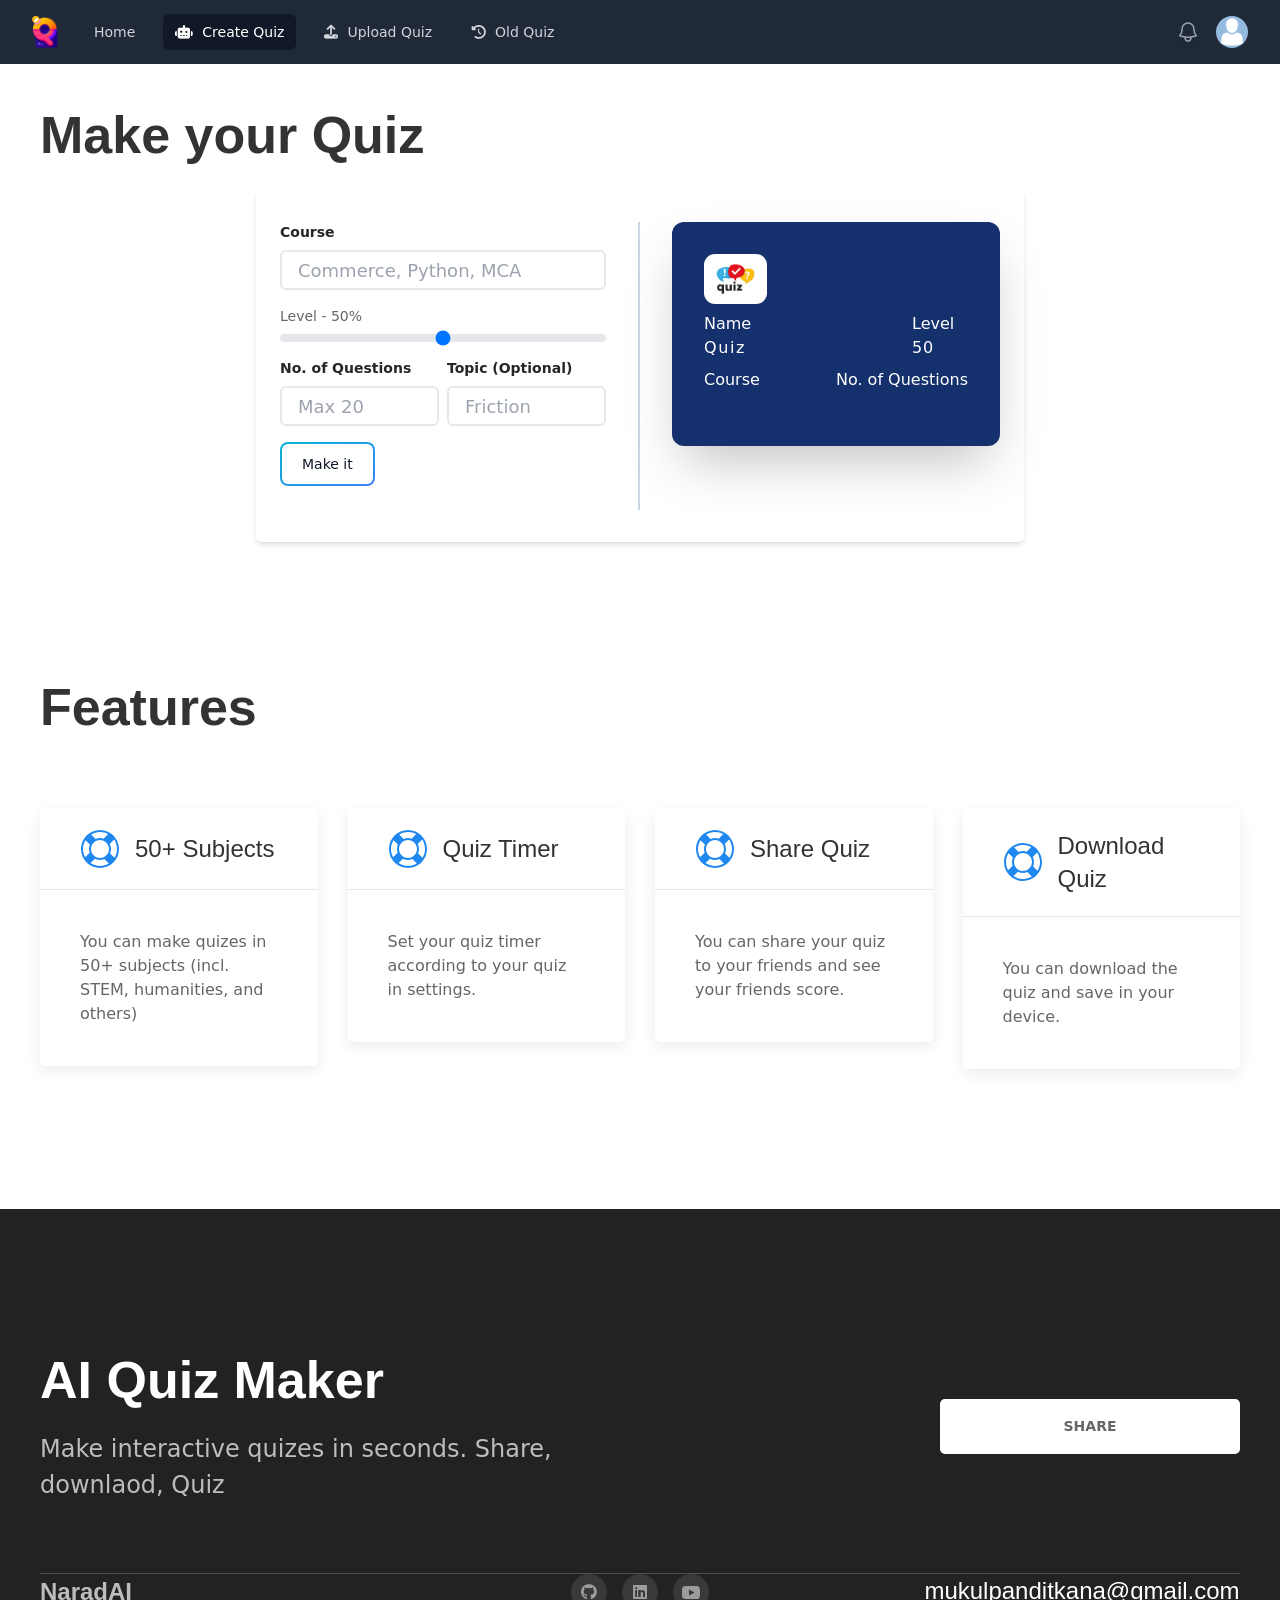
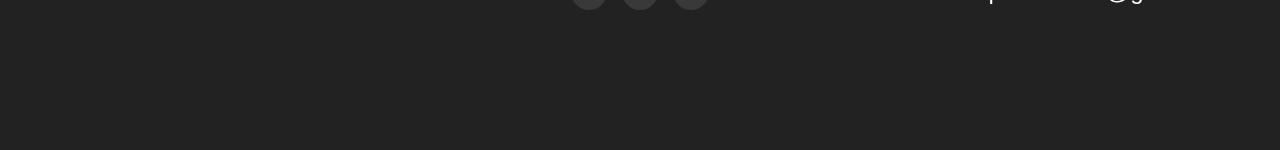
<file: templates/create.html>
<html lang="en">

<head>
    <meta charset="UTF-8">
    <meta name="viewport" content="width=device-width, initial-scale=1.0">
    <link rel="icon" type="image/png" href="/static/images/favicon.png">

    <!-- UIkit CSS -->
    <link rel="stylesheet" href="/static/css/uikit.css">
    <link rel="stylesheet" href="https://cdnjs.cloudflare.com/ajax/libs/font-awesome/6.4.2/css/all.min.css">

    <link rel="stylesheet" href="/static/css/tailwindcss.css">


    <!-- Meta Tags -->

    <!-- Primary Meta Tags -->
    <title>Narad AI Quiz Maker — Create interactive quizzes that inhance your studys to another level.</title>
    <meta name="robots" content="index, follow">
    <link rel="canonical" href="https://quiz.naradai.co/">
    <meta name="title"
        content="AI Quiz Maker — Create interactive quizzes that inhance your studys to another level." />

    <meta name="keywords"
        content="ai quiz maker,ai quiz maker free,ai quiz maker for teachers,ai quiz maker from pdf,best ai quiz maker,ai quiz maker for students, naradai quiz make">
    <meta name="author"
        content="ai quiz maker,ai quiz maker free,ai quiz maker for teachers,ai quiz maker from pdf,best ai quiz maker,ai quiz maker for students, naradai quiz make">
    <meta name="description"
        content="Make your own quiz with our Free AI online quiz maker. Just enter Class & Subject. Adjust your level." />
    <meta name='Classification' content='Education'>
    <meta name='author' content='Krishna Sharma, krishnasharma.active@gmail.com'>



    <!-- Open Graph / Facebook -->
    <meta property="og:type" content="website" />
    <meta property="og:url" content="https://quiz.naradai.co" />
    <meta property="og:title"
        content="AI Quiz Maker — Create interactive quizzes that inhance your studys to another level." />
    <meta property="og:description"
        content="Make your own quiz with our Free AI online quiz maker. Just enter Class & Subject. Adjust your level." />
    <meta property="og:image" content="/static/images/home.png" />
    <meta property="og:type" content="website">
    <link rel="shortlink" href="https://quiz.naradai.co/">
    <meta property="og:site_name" content="NaradAI Quiz Maker">
    <meta name="apple-mobile-web-app-capable" content="yes">
    <meta name="apple-mobile-web-app-status-bar-style" content="white">
    <meta name="theme-color" content="#ffffff">
    <meta name="format-detection" content="telephone=no">
    <meta name='coverage' content='Worldwide'>
    <meta name='distribution' content='Global'>


    <!-- Twitter -->
    <meta property="twitter:card" content="summary_large_image" />
    <meta property="twitter:url" content="https://quiz.naradai.co" />
    <meta property="twitter:title"
        content="AI Quiz Maker — Create interactive quizzes that inhance your studys to another level." />
    <meta property="twitter:description"
        content="Make your own quiz with our Free AI online quiz maker. Just enter Class & Subject. Adjust your level." />
    <meta property="twitter:image" content="/static/images/home.png" />

    <!-- Icons -->
    <link rel="apple-touch-icon" sizes="180x180" href="/static/icons/apple-touch-icon.png">
    <link rel="icon" type="image/png" sizes="32x32" href="/static/icons/favicon-32x32.png">
    <link rel="icon" type="image/png" sizes="16x16" href="/static/icons/favicon-16x16.png">
    <link rel="manifest" href="/static/icons/site.webmanifest">
    <link rel="mask-icon" href="/static/icons/safari-pinned-tab.svg" color="#5bbad5">
    <link rel="shortcut icon" href="/static/icons/favicon.ico">
    <meta name="msapplication-TileColor" content="#9f00a7">
    <meta name="msapplication-config" content="/static/icons/browserconfig.xml">


<body>
    <!-- Start Header -->
    <nav class="bg-gray-800">
        <div class="mx-auto max-w-7xl px-2 sm:px-6 lg:px-8">
            <div class="relative flex h-16 items-center justify-between">
                <div class="absolute inset-y-0 left-0 flex items-center sm:hidden">
                    <!-- Mobile menu button-->
                    <button type="button"
                        class="relative inline-flex items-center justify-center rounded-md p-2 text-gray-400 hover:bg-gray-700 hover:text-white focus:outline-none focus:ring-2 focus:ring-inset focus:ring-white"
                        onclick="toggle_nav()" aria-controls="mobile-menu" aria-expanded="false">
                        <span class="absolute -inset-0.5"></span>
                        <span class="sr-only">Open main menu</span>
                        <!--
                  Icon when menu is closed.
      
                  Menu open: "hidden", Menu closed: "block"
                -->
                        <svg class="block h-6 w-6" fill="none" viewBox="0 0 24 24" stroke-width="1.5"
                            stroke="currentColor" aria-hidden="true">
                            <path stroke-linecap="round" stroke-linejoin="round"
                                d="M3.75 6.75h16.5M3.75 12h16.5m-16.5 5.25h16.5" />
                        </svg>
                        <!--
                  Icon when menu is open.
      
                  Menu open: "block", Menu closed: "hidden"
                -->
                        <svg class="hidden h-6 w-6" fill="none" viewBox="0 0 24 24" stroke-width="1.5"
                            stroke="currentColor" aria-hidden="true">
                            <path stroke-linecap="round" stroke-linejoin="round" d="M6 18L18 6M6 6l12 12" />
                        </svg>
                    </button>
                </div>
                <div class="flex flex-1 items-center justify-center sm:items-stretch sm:justify-start">
                    <div class="flex flex-shrink-0 items-center">
                        <img class="h-8 w-auto" src="/static/images/favicon.png" alt="NaradAI Logo">
                    </div>
                    <div class="hidden sm:ml-6 sm:block">
                        <div class="flex space-x-4">
                            <!-- Current: "bg-gray-900 text-white", Default: "text-gray-300 hover:bg-gray-700 hover:text-white" -->
                            <a href="/"
                                class="text-gray-300 hover:bg-gray-700 hover:text-white rounded-md px-3 py-2 text-sm font-medium"
                                aria-current="page">Home</a>
                            <a href="#makequiz" class="bg-gray-900 text-white rounded-md px-3 py-2 text-sm font-medium"
                                onclick="event.preventDefault();document.getElementById('makequiz').scrollIntoView({ behavior: 'smooth' });">
                                <i class="fa-solid fa-robot"></i>&ThickSpace; Create Quiz</a>
                            <input type="file" id="jsonFile" name="jsonFile" oninput="uploadFile()" accept=".json"
                                style="position: fixed;visibility: hidden;">
                            <a href="#makequiz"
                                class="text-gray-300 hover:bg-gray-700 hover:text-white rounded-md px-3 py-2 text-sm font-medium"
                                onclick="event.preventDefault();document.getElementById('jsonFile').click()">
                                <i class="fas fa-upload"></i>&ThickSpace; Upload Quiz

                            </a>
                            <a href="http://127.0.0.1:5000/old-quiz"
                                class="text-gray-300 hover:bg-gray-700 hover:text-white rounded-md px-3 py-2 text-sm font-medium">
                                <i class="fa-solid fa-clock-rotate-left"></i>&ThickSpace; Old Quiz

                            </a>
                            <!-- <a href="#setting"
                                class="text-gray-300 hover:bg-gray-700 hover:text-white rounded-md px-3 py-2 text-sm font-medium">
                                <i class="fas fa-gear"></i>&ThickSpace; Settings

                            </a> -->

                        </div>
                    </div>
                </div>
                <div class="absolute inset-y-0 right-0 flex items-center pr-2 sm:static sm:inset-auto sm:ml-6 sm:pr-0">

                    <button type="button"
                        class="relative rounded-full bg-gray-800 p-1 text-gray-400 hover:text-white focus:outline-none focus:ring-2 focus:ring-white focus:ring-offset-2 focus:ring-offset-gray-800">
                        <span class="absolute -inset-1.5"></span>
                        <span class="sr-only">View notifications</span>
                        <svg class="h-6 w-6" fill="none" viewBox="0 0 24 24" stroke-width="1.5" stroke="currentColor"
                            aria-hidden="true">
                            <path stroke-linecap="round" stroke-linejoin="round"
                                d="M14.857 17.082a23.848 23.848 0 005.454-1.31A8.967 8.967 0 0118 9.75v-.7V9A6 6 0 006 9v.75a8.967 8.967 0 01-2.312 6.022c1.733.64 3.56 1.085 5.455 1.31m5.714 0a24.255 24.255 0 01-5.714 0m5.714 0a3 3 0 11-5.714 0" />
                        </svg>
                    </button>

                    <!-- Profile dropdown -->
                    <div class="relative ml-3" onclick="toggle_user()">
                        <div>
                            <button type="button"
                                class="relative flex rounded-full bg-gray-800 text-sm focus:outline-none focus:ring-2 focus:ring-white focus:ring-offset-2 focus:ring-offset-gray-800"
                                id="user-menu-button" aria-expanded="false" aria-haspopup="true">
                                <span class="absolute -inset-1.5"></span>
                                <span class="sr-only">Open user menu</span>
                                <img class="h-8 w-8 rounded-full" src="/static/images/avatar-1577909_1280.webp" alt="">
                            </button>

                        </div>

                        <!--
                  Dropdown menu, show/hide based on menu state.
      
                  Entering: "transition ease-out duration-100"
                    From: "transform opacity-0 scale-95"
                    To: "transform opacity-100 scale-100"
                  Leaving: "transition ease-in duration-75"
                    From: "transform opacity-100 scale-100"
                    To: "transform opacity-0 scale-95"
                -->
                        <div class="absolute right-0 z-10 mt-2 w-48 origin-top-right rounded-md bg-white py-1 shadow-lg ring-1 ring-black ring-opacity-5 focus:outline-none"
                            role="menu" aria-orientation="vertical" aria-labelledby="user-menu-button" tabindex="-1"
                            id="user-bar" style="display: none;">
                            <!-- Active: "bg-gray-100", Not Active: "" -->
                            <a href="/old-quiz" class="block px-4 py-2 text-sm text-gray-700" role="menuitem" tabindex="-1"
                                id="user-menu-item-0">Your Quiz</a>

                        </div>
                    </div>
                </div>
            </div>
        </div>

        <!-- Mobile menu, show/hide based on menu state. -->
        <div class="sm:hidden" id="mobile-menu" style="display: none;">
            <div class="space-y-1 px-2 pb-3 pt-2">
                <!-- Current: "bg-gray-900 text-white", Default: "text-gray-300 hover:bg-gray-700 hover:text-white" -->
                <a href="/"
                    class="text-gray-300 hover:bg-gray-700 hover:text-white block rounded-md px-3 py-2 text-base font-medium">Home</a>
                <a href="" class="bg-gray-900 text-white block rounded-md px-3 py-2 text-base font-medium"
                    onclick="event.preventDefault();document.getElementById('makequiz').scrollIntoView({ behavior: 'smooth' });"
                    aria-current="page">Create
                    Quiz</a>
                <a href=""
                    class="text-gray-300 hover:bg-gray-700 hover:text-white block rounded-md px-3 py-2 text-base font-medium"
                    onclick="event.preventDefault();document.getElementById('jsonFile').click()">
                    <i class="fas fa-upload"></i>&ThickSpace; Upload Quiz

                </a>
                <a href="/old-quiz"
                    class="text-gray-300 hover:bg-gray-700 hover:text-white block rounded-md px-3 py-2 text-base font-medium">
                    <i class="fa-solid fa-clock-rotate-left"></i>&ThickSpace; Old Quiz

                </a>
                <!-- <a href="#"
                    class="text-gray-300 hover:bg-gray-700 hover:text-white block rounded-md px-3 py-2 text-base font-medium"><i
                        class="fas fa-gear"></i>&ThickSpace; Settings

                </a> -->
            </div>
        </div>
    </nav>



    <!-- Start Features -->
    <section id="makequiz">
        <div class="uk-container">
            <div class="uk-grid-medium uk-child-width-1-2@s uk-margin-medium-top uk-grid uk-grid-stack" uk-grid="">
                <div class="uk-first-column">
                    <h2 class="uk-text-bold uk-heading-small">Make your Quiz</h2>
                </div>

            </div>
            <!-- component -->
            <style>
                .crediCard.seeBack {
                    transform: rotateY(-180deg);
                }
            </style>
            <main class="flex flex-col items-center justify-between p-6 lg:p-14">
                <div
                    class="bg-white w-full max-w-3xl mx-auto px-4 lg:px-6 py-8 shadow-md rounded-md flex flex-col lg:flex-row">
                    <div class="w-full lg:w-1/2 lg:pr-8 lg:border-r-2 lg:border-slate-300">
                        <form action="" onsubmit="event.preventDefault();create()">
                            <div class="mb-4">
                                <label class="text-neutral-800 font-bold text-sm mb-2 block">Course</label>
                                <input id="subject" type="text" oninput="chk_c()"
                                    class="flex h-10 w-full rounded-md border-2 bg-background px-4 py-1.5 text-lg ring-offset-background placeholder:text-muted-foreground focus-visible:outline-none focus-visible:border-purple-600 focus-visible:ring-ring focus-visible:ring-offset-2 disabled:cursor-not-allowed disabled:opacity-50 undefined"
                                    placeholder="Commerce, Python, MCA" value="" />
                            </div>
                            <div class="mb-4">

                                <label for="default-range"
                                    class="block mb-2 text-sm font-medium text-black-900 dark:text-black" id="lp">Level
                                    -
                                    50%</label>
                                <input id="level" type="range" value="50"
                                    oninput="chk_c();document.getElementById('lp').innerText = `Level - ${document.getElementById('level').value}%`"
                                    class="w-full h-2 bg-gray-200 rounded-lg appearance-none cursor-pointer dark:bg-gray-700">

                            </div>
                            <div class="flex gap-x-2 mb-4">
                                <div class="block">
                                    <label class="text-neutral-800 font-bold text-sm mb-2 block">No. of
                                        Questions</label>
                                    <input id="question" type="number"
                                        class="flex h-10 w-full rounded-md border-2 bg-background px-4 py-1.5 text-lg ring-offset-background placeholder:text-muted-foreground focus-visible:outline-none focus-visible:border-purple-600 focus-visible:ring-ring focus-visible:ring-offset-2 disabled:cursor-not-allowed disabled:opacity-50 undefined"
                                        placeholder="Max 20" oninput="chk_c()" value="" />
                                </div>
                                <div class="block">
                                    <label class="text-neutral-800 font-bold text-sm mb-2 block">Topic
                                        (Optional)</label>
                                    <input id="chapter" type="text"
                                        class="flex h-10 w-full rounded-md border-2 bg-background px-4 py-1.5 text-lg ring-offset-background placeholder:text-muted-foreground focus-visible:outline-none focus-visible:border-purple-600 focus-visible:ring-ring focus-visible:ring-offset-2 disabled:cursor-not-allowed disabled:opacity-50 undefined"
                                        placeholder="Friction" oninput="chk_c()" value="" />
                                </div>
                            </div>
                            <div class="mb-4" style="display: none;">
                                <label class="text-neutral-800 font-bold text-sm mb-2 block">Specify a quiz name</label>
                                <input id="name" type="text"
                                    class="flex h-10 w-full rounded-md border-2 bg-background px-4 py-1.5 text-lg ring-offset-background placeholder:text-muted-foreground focus-visible:outline-none focus-visible:border-purple-600 focus-visible:ring-ring focus-visible:ring-offset-2 disabled:cursor-not-allowed disabled:opacity-50 undefined"
                                    placeholder="MyQuiz1" value="Quiz" oninput="chk_c()" />
                            </div>
                            <button type="submit"
                                class="relative inline-flex items-center justify-center p-0.5 mb-2 me-2 overflow-hidden text-sm font-medium text-gray-900 rounded-lg group bg-gradient-to-br from-cyan-500 to-blue-500 group-hover:from-cyan-500 group-hover:to-blue-500 hover:text-white dark:text-white focus:ring-4 focus:outline-none focus:ring-cyan-200 dark:focus:ring-cyan-800">
                                <span
                                    class="relative px-5 py-2.5 transition-all ease-in duration-75 bg-white dark:bg-gray-900 rounded-md group-hover:bg-opacity-0">
                                    Make it
                                </span>
                            </button>
                        </form>
                    </div>

                    <div class="w-full lg:w-1/2 lg:pl-8">
                        <div class="w-full max-w-sm h-56" style="perspective: 1000px">
                            <div id="creditCard"
                                class="relative crediCard cursor-pointer transition-transform duration-500"
                                style="transform-style: preserve-3d">
                                <div class="w-full h-56 m-auto rounded-xl text-white shadow-2xl absolute"
                                    style="backface-visibility: hidden;background-color: rgb(21, 49, 109);">
                                    <!-- <img src="/static/images/neon.jpeg"
                                        class="relative object-cover w-full h-full rounded-xl" /> -->
                                    <div class="w-full px-8 absolute top-8">
                                        <div class="text-right">
                                            <img src="/static/images/quiz.webp"
                                                style="height: 50px; border-radius: 11px;" alt="">
                                        </div>

                                        <div class="pt-2 flex justify-between">
                                            <div>
                                                <p class="font-light">Name</p>
                                                <p id="name_l" class="font-medium tracking-widest h-6">
                                                    Quiz1
                                                </p>
                                            </div>
                                            <div>
                                                <p class="font-dark">Level</p>
                                                <p id="level_l" class="font-medium tracking-wider h-6 w-14">
                                                    50%
                                                </p>
                                            </div>
                                        </div>
                                        <div class="pt-2 flex justify-between">
                                            <div>
                                                <p class="font-light">Course</p>
                                                <p id="subject_l" class="font-medium tracking-widest h-6">
                                                    Hindi
                                                </p>
                                            </div>
                                            <div>
                                                <p class="font-dark">No. of Questions</p>
                                                <p id="question_l" class="font-medium tracking-wider h-6 w-14">
                                                    0
                                                </p>
                                            </div>
                                        </div>
                                    </div>
                                </div>
                                <div class="w-full h-56 m-auto absolute"
                                    style="backface-visibility: hidden; transform: rotateY(180deg)">

                                    <div id="rq1">
                                        <div id="rq1-1"
                                            class="flex items-center w-full max-w-xs p-4 space-x-4 rtl:space-x-reverse text-gray-500 bg-white divide-x rtl:divide-x-reverse divide-gray-200 rounded-lg shadow dark:text-gray-400 dark:divide-gray-700 space dark:bg-gray-800"
                                            role="alert">
                                            <div role="status">
                                                <svg aria-hidden="true"
                                                    class="inline w-10 h-10text-gray-200 animate-spin dark:text-gray-600 fill-blue-600"
                                                    viewBox="0 0 100 101" fill="none"
                                                    xmlns="http://www.w3.org/2000/svg">
                                                    <path
                                                        d="M100 50.5908C100 78.2051 77.6142 100.591 50 100.591C22.3858 100.591 0 78.2051 0 50.5908C0 22.9766 22.3858 0.59082 50 0.59082C77.6142 0.59082 100 22.9766 100 50.5908ZM9.08144 50.5908C9.08144 73.1895 27.4013 91.5094 50 91.5094C72.5987 91.5094 90.9186 73.1895 90.9186 50.5908C90.9186 27.9921 72.5987 9.67226 50 9.67226C27.4013 9.67226 9.08144 27.9921 9.08144 50.5908Z"
                                                        fill="currentColor" />
                                                    <path
                                                        d="M93.9676 39.0409C96.393 38.4038 97.8624 35.9116 97.0079 33.5539C95.2932 28.8227 92.871 24.3692 89.8167 20.348C85.8452 15.1192 80.8826 10.7238 75.2124 7.41289C69.5422 4.10194 63.2754 1.94025 56.7698 1.05124C51.7666 0.367541 46.6976 0.446843 41.7345 1.27873C39.2613 1.69328 37.813 4.19778 38.4501 6.62326C39.0873 9.04874 41.5694 10.4717 44.0505 10.1071C47.8511 9.54855 51.7191 9.52689 55.5402 10.0491C60.8642 10.7766 65.9928 12.5457 70.6331 15.2552C75.2735 17.9648 79.3347 21.5619 82.5849 25.841C84.9175 28.9121 86.7997 32.2913 88.1811 35.8758C89.083 38.2158 91.5421 39.6781 93.9676 39.0409Z"
                                                        fill="currentFill" />
                                                </svg>
                                                <span class="sr-only">Loading...</span>
                                            </div>
                                            <div class="ps-4 text-sm font-normal">Sending request to server...</div>
                                        </div>
                                        <div id="rq1-2" style="display: none;"
                                            class="flex items-center w-full max-w-xs p-4 space-x-4 rtl:space-x-reverse text-gray-500 bg-white divide-x rtl:divide-x-reverse divide-gray-200 rounded-lg shadow dark:text-gray-400 dark:divide-gray-700 space dark:bg-gray-800"
                                            role="alert">
                                            <div role="status">
                                                <img src="/static/images/checked.png" style="height: 30px;">
                                                <span class="sr-only">Loading...</span>
                                            </div>
                                            <div class="ps-4 text-sm font-normal">Request successfully send!</div>
                                        </div>
                                        <br>
                                    </div>
                                    <div id="rq2" style="display: none;">

                                        <div id="rq2-1"
                                            class="flex items-center w-full max-w-xs p-4 space-x-4 rtl:space-x-reverse text-gray-500 bg-white divide-x rtl:divide-x-reverse divide-gray-200 rounded-lg shadow dark:text-gray-400 dark:divide-gray-700 space dark:bg-gray-800"
                                            role="alert">
                                            <div role="status">
                                                <svg aria-hidden="true"
                                                    class="inline w-10 h-10text-gray-200 animate-spin dark:text-gray-600 fill-blue-600"
                                                    viewBox="0 0 100 101" fill="none"
                                                    xmlns="http://www.w3.org/2000/svg">
                                                    <path
                                                        d="M100 50.5908C100 78.2051 77.6142 100.591 50 100.591C22.3858 100.591 0 78.2051 0 50.5908C0 22.9766 22.3858 0.59082 50 0.59082C77.6142 0.59082 100 22.9766 100 50.5908ZM9.08144 50.5908C9.08144 73.1895 27.4013 91.5094 50 91.5094C72.5987 91.5094 90.9186 73.1895 90.9186 50.5908C90.9186 27.9921 72.5987 9.67226 50 9.67226C27.4013 9.67226 9.08144 27.9921 9.08144 50.5908Z"
                                                        fill="currentColor" />
                                                    <path
                                                        d="M93.9676 39.0409C96.393 38.4038 97.8624 35.9116 97.0079 33.5539C95.2932 28.8227 92.871 24.3692 89.8167 20.348C85.8452 15.1192 80.8826 10.7238 75.2124 7.41289C69.5422 4.10194 63.2754 1.94025 56.7698 1.05124C51.7666 0.367541 46.6976 0.446843 41.7345 1.27873C39.2613 1.69328 37.813 4.19778 38.4501 6.62326C39.0873 9.04874 41.5694 10.4717 44.0505 10.1071C47.8511 9.54855 51.7191 9.52689 55.5402 10.0491C60.8642 10.7766 65.9928 12.5457 70.6331 15.2552C75.2735 17.9648 79.3347 21.5619 82.5849 25.841C84.9175 28.9121 86.7997 32.2913 88.1811 35.8758C89.083 38.2158 91.5421 39.6781 93.9676 39.0409Z"
                                                        fill="currentFill" />
                                                </svg>
                                                <span class="sr-only">Loading...</span>
                                            </div>
                                            <div class="ps-4 text-sm font-normal">Proccessing your request...</div>
                                        </div>

                                        <div id="rq2-2" style="display: none;"
                                            class="flex items-center w-full max-w-xs p-4 space-x-4 rtl:space-x-reverse text-gray-500 bg-white divide-x rtl:divide-x-reverse divide-gray-200 rounded-lg shadow dark:text-gray-400 dark:divide-gray-700 space dark:bg-gray-800"
                                            role="alert">
                                            <div role="status">
                                                <img src="/static/images/checked.png" style="height: 30px;">

                                                <span class="sr-only">Loading...</span>
                                            </div>
                                            <div class="ps-4 text-sm font-normal">Request proccessed successfully.</div>
                                        </div>

                                    </div>
                                    <br>
                                    <div id="rq3" style="display: none;">

                                        <div id="rq3-1"
                                            class="flex items-center w-full max-w-xs p-4 space-x-4 rtl:space-x-reverse text-gray-500 bg-white divide-x rtl:divide-x-reverse divide-gray-200 rounded-lg shadow dark:text-gray-400 dark:divide-gray-700 space dark:bg-gray-800"
                                            role="alert">
                                            <div role="status">
                                                <svg aria-hidden="true"
                                                    class="inline w-10 h-10text-gray-200 animate-spin dark:text-gray-600 fill-blue-600"
                                                    viewBox="0 0 100 101" fill="none"
                                                    xmlns="http://www.w3.org/2000/svg">
                                                    <path
                                                        d="M100 50.5908C100 78.2051 77.6142 100.591 50 100.591C22.3858 100.591 0 78.2051 0 50.5908C0 22.9766 22.3858 0.59082 50 0.59082C77.6142 0.59082 100 22.9766 100 50.5908ZM9.08144 50.5908C9.08144 73.1895 27.4013 91.5094 50 91.5094C72.5987 91.5094 90.9186 73.1895 90.9186 50.5908C90.9186 27.9921 72.5987 9.67226 50 9.67226C27.4013 9.67226 9.08144 27.9921 9.08144 50.5908Z"
                                                        fill="currentColor" />
                                                    <path
                                                        d="M93.9676 39.0409C96.393 38.4038 97.8624 35.9116 97.0079 33.5539C95.2932 28.8227 92.871 24.3692 89.8167 20.348C85.8452 15.1192 80.8826 10.7238 75.2124 7.41289C69.5422 4.10194 63.2754 1.94025 56.7698 1.05124C51.7666 0.367541 46.6976 0.446843 41.7345 1.27873C39.2613 1.69328 37.813 4.19778 38.4501 6.62326C39.0873 9.04874 41.5694 10.4717 44.0505 10.1071C47.8511 9.54855 51.7191 9.52689 55.5402 10.0491C60.8642 10.7766 65.9928 12.5457 70.6331 15.2552C75.2735 17.9648 79.3347 21.5619 82.5849 25.841C84.9175 28.9121 86.7997 32.2913 88.1811 35.8758C89.083 38.2158 91.5421 39.6781 93.9676 39.0409Z"
                                                        fill="currentFill" />
                                                </svg>
                                                <span class="sr-only">Loading...</span>
                                            </div>
                                            <div class="ps-4 text-sm font-normal">Getting response.</div>
                                        </div>

                                        <div id="rq3-2" style="display: none;"
                                            class="flex items-center w-full max-w-xs p-4 space-x-4 rtl:space-x-reverse text-gray-500 bg-white divide-x rtl:divide-x-reverse divide-gray-200 rounded-lg shadow dark:text-gray-400 dark:divide-gray-700 space dark:bg-gray-800"
                                            role="alert">
                                            <div role="status">
                                                <img src="/static/images/checked.png" style="height: 30px;">

                                                <span class="sr-only">Loading...</span>
                                            </div>
                                            <div class="ps-4 text-sm font-normal">Response get successfully.</div>
                                        </div>
                                        <br>
                                    </div>
                                    <br>
                                    <div id="rq4" style="display: none;">

                                        <div id="rq4-1"
                                            class="flex items-center w-full max-w-xs p-4 space-x-4 rtl:space-x-reverse text-gray-500 bg-white divide-x rtl:divide-x-reverse divide-gray-200 rounded-lg shadow dark:text-gray-400 dark:divide-gray-700 space dark:bg-gray-800"
                                            role="alert">
                                            <div role="status">
                                                <svg aria-hidden="true"
                                                    class="inline w-10 h-10text-gray-200 animate-spin dark:text-gray-600 fill-blue-600"
                                                    viewBox="0 0 100 101" fill="none"
                                                    xmlns="http://www.w3.org/2000/svg">
                                                    <path
                                                        d="M100 50.5908C100 78.2051 77.6142 100.591 50 100.591C22.3858 100.591 0 78.2051 0 50.5908C0 22.9766 22.3858 0.59082 50 0.59082C77.6142 0.59082 100 22.9766 100 50.5908ZM9.08144 50.5908C9.08144 73.1895 27.4013 91.5094 50 91.5094C72.5987 91.5094 90.9186 73.1895 90.9186 50.5908C90.9186 27.9921 72.5987 9.67226 50 9.67226C27.4013 9.67226 9.08144 27.9921 9.08144 50.5908Z"
                                                        fill="currentColor" />
                                                    <path
                                                        d="M93.9676 39.0409C96.393 38.4038 97.8624 35.9116 97.0079 33.5539C95.2932 28.8227 92.871 24.3692 89.8167 20.348C85.8452 15.1192 80.8826 10.7238 75.2124 7.41289C69.5422 4.10194 63.2754 1.94025 56.7698 1.05124C51.7666 0.367541 46.6976 0.446843 41.7345 1.27873C39.2613 1.69328 37.813 4.19778 38.4501 6.62326C39.0873 9.04874 41.5694 10.4717 44.0505 10.1071C47.8511 9.54855 51.7191 9.52689 55.5402 10.0491C60.8642 10.7766 65.9928 12.5457 70.6331 15.2552C75.2735 17.9648 79.3347 21.5619 82.5849 25.841C84.9175 28.9121 86.7997 32.2913 88.1811 35.8758C89.083 38.2158 91.5421 39.6781 93.9676 39.0409Z"
                                                        fill="currentFill" />
                                                </svg>
                                                <span class="sr-only">Loading...</span>
                                            </div>
                                            <div class="ps-4 text-sm font-normal">Cleaning...</div>
                                        </div>

                                        <div id="rq4-2" style="display: none;"
                                            class="flex items-center w-full max-w-xs p-4 space-x-4 rtl:space-x-reverse text-gray-500 bg-white divide-x rtl:divide-x-reverse divide-gray-200 rounded-lg shadow dark:text-gray-400 dark:divide-gray-700 space dark:bg-gray-800"
                                            role="alert">
                                            <div role="status">
                                                <img src="/static/images/checked.png" style="height: 30px;">

                                                <span class="sr-only">Loading...</span>
                                            </div>
                                            <div class="ps-4 text-sm font-normal">Good Luck!</div>
                                        </div>
                                        <br>
                                    </div>

                                </div>
                            </div>
                        </div>
                    </div>
                </div>


            </main>
        </div>
    </section>
    <!-- Start Features -->
    <section>
        <div class="uk-section uk-margin-large-bottom">
            <div class="uk-container">
                <div class="uk-grid-medium uk-child-width-1-2@s uk-margin-medium-top uk-grid uk-grid-stack" uk-grid="">
                    <div class="uk-first-column">
                        <h2 class="uk-text-bold uk-heading-small">Features</h2>
                    </div>

                </div>
                <div class="uk-grid-medium uk-child-width-1-4@s uk-margin-large-top uk-grid" uk-grid="">
                    <div class="uk-first-column">
                        <div class="uk-card uk-card-default uk-card-hover uk-border-rounded">
                            <div class="uk-card-header">
                                <div class="uk-grid-small uk-flex-middle uk-grid" uk-grid="">
                                    <div class="uk-width-auto uk-first-column">
                                        <span class="uk-text-primary uk-icon" uk-icon="icon: lifesaver; ratio: 2"><svg
                                                width="40" height="40" viewBox="0 0 20 20"
                                                xmlns="http://www.w3.org/2000/svg">
                                                <path
                                                    d="M10,0.5 C4.76,0.5 0.5,4.76 0.5,10 C0.5,15.24 4.76,19.5 10,19.5 C15.24,19.5 19.5,15.24 19.5,10 C19.5,4.76 15.24,0.5 10,0.5 L10,0.5 Z M10,1.5 C11.49,1.5 12.89,1.88 14.11,2.56 L11.85,4.82 C11.27,4.61 10.65,4.5 10,4.5 C9.21,4.5 8.47,4.67 7.79,4.96 L5.58,2.75 C6.87,1.95 8.38,1.5 10,1.5 L10,1.5 Z M4.96,7.8 C4.67,8.48 4.5,9.21 4.5,10 C4.5,10.65 4.61,11.27 4.83,11.85 L2.56,14.11 C1.88,12.89 1.5,11.49 1.5,10 C1.5,8.38 1.95,6.87 2.75,5.58 L4.96,7.79 L4.96,7.8 L4.96,7.8 Z M10,18.5 C8.25,18.5 6.62,17.97 5.27,17.06 L7.46,14.87 C8.22,15.27 9.08,15.5 10,15.5 C10.79,15.5 11.53,15.33 12.21,15.04 L14.42,17.25 C13.13,18.05 11.62,18.5 10,18.5 L10,18.5 Z M10,14.5 C7.52,14.5 5.5,12.48 5.5,10 C5.5,7.52 7.52,5.5 10,5.5 C12.48,5.5 14.5,7.52 14.5,10 C14.5,12.48 12.48,14.5 10,14.5 L10,14.5 Z M15.04,12.21 C15.33,11.53 15.5,10.79 15.5,10 C15.5,9.08 15.27,8.22 14.87,7.46 L17.06,5.27 C17.97,6.62 18.5,8.25 18.5,10 C18.5,11.62 18.05,13.13 17.25,14.42 L15.04,12.21 L15.04,12.21 Z">
                                                </path>
                                            </svg></span>
                                    </div>
                                    <div class="uk-width-expand">
                                        <h3 class="uk-card-title uk-margin-remove-bottom">50+ Subjects</h3>
                                    </div>
                                </div>
                            </div>
                            <div class="uk-card-body">
                                <p>You can make quizes in 50+ subjects (incl. STEM, humanities, and others)</p>
                            </div>
                        </div>
                    </div>
                    <div>
                        <div class="uk-card uk-card-default uk-card-hover uk-border-rounded">
                            <div class="uk-card-header">
                                <div class="uk-grid-small uk-flex-middle uk-grid" uk-grid="">
                                    <div class="uk-width-auto uk-first-column">
                                        <span class="uk-text-primary uk-icon" uk-icon="icon: lifesaver; ratio: 2"><svg
                                                width="40" height="40" viewBox="0 0 20 20"
                                                xmlns="http://www.w3.org/2000/svg">
                                                <path
                                                    d="M10,0.5 C4.76,0.5 0.5,4.76 0.5,10 C0.5,15.24 4.76,19.5 10,19.5 C15.24,19.5 19.5,15.24 19.5,10 C19.5,4.76 15.24,0.5 10,0.5 L10,0.5 Z M10,1.5 C11.49,1.5 12.89,1.88 14.11,2.56 L11.85,4.82 C11.27,4.61 10.65,4.5 10,4.5 C9.21,4.5 8.47,4.67 7.79,4.96 L5.58,2.75 C6.87,1.95 8.38,1.5 10,1.5 L10,1.5 Z M4.96,7.8 C4.67,8.48 4.5,9.21 4.5,10 C4.5,10.65 4.61,11.27 4.83,11.85 L2.56,14.11 C1.88,12.89 1.5,11.49 1.5,10 C1.5,8.38 1.95,6.87 2.75,5.58 L4.96,7.79 L4.96,7.8 L4.96,7.8 Z M10,18.5 C8.25,18.5 6.62,17.97 5.27,17.06 L7.46,14.87 C8.22,15.27 9.08,15.5 10,15.5 C10.79,15.5 11.53,15.33 12.21,15.04 L14.42,17.25 C13.13,18.05 11.62,18.5 10,18.5 L10,18.5 Z M10,14.5 C7.52,14.5 5.5,12.48 5.5,10 C5.5,7.52 7.52,5.5 10,5.5 C12.48,5.5 14.5,7.52 14.5,10 C14.5,12.48 12.48,14.5 10,14.5 L10,14.5 Z M15.04,12.21 C15.33,11.53 15.5,10.79 15.5,10 C15.5,9.08 15.27,8.22 14.87,7.46 L17.06,5.27 C17.97,6.62 18.5,8.25 18.5,10 C18.5,11.62 18.05,13.13 17.25,14.42 L15.04,12.21 L15.04,12.21 Z">
                                                </path>
                                            </svg></span>
                                    </div>
                                    <div class="uk-width-expand">
                                        <h3 class="uk-card-title uk-margin-remove-bottom">Quiz Timer</h3>
                                    </div>
                                </div>
                            </div>
                            <div class="uk-card-body">
                                <p>Set your quiz timer according to your quiz in settings.</p>
                            </div>
                        </div>
                    </div>
                    <div>
                        <div class="uk-card uk-card-default uk-card-hover uk-border-rounded">
                            <div class="uk-card-header">
                                <div class="uk-grid-small uk-flex-middle uk-grid" uk-grid="">
                                    <div class="uk-width-auto uk-first-column">
                                        <span class="uk-text-primary uk-icon" uk-icon="icon: lifesaver; ratio: 2"><svg
                                                width="40" height="40" viewBox="0 0 20 20"
                                                xmlns="http://www.w3.org/2000/svg">
                                                <path
                                                    d="M10,0.5 C4.76,0.5 0.5,4.76 0.5,10 C0.5,15.24 4.76,19.5 10,19.5 C15.24,19.5 19.5,15.24 19.5,10 C19.5,4.76 15.24,0.5 10,0.5 L10,0.5 Z M10,1.5 C11.49,1.5 12.89,1.88 14.11,2.56 L11.85,4.82 C11.27,4.61 10.65,4.5 10,4.5 C9.21,4.5 8.47,4.67 7.79,4.96 L5.58,2.75 C6.87,1.95 8.38,1.5 10,1.5 L10,1.5 Z M4.96,7.8 C4.67,8.48 4.5,9.21 4.5,10 C4.5,10.65 4.61,11.27 4.83,11.85 L2.56,14.11 C1.88,12.89 1.5,11.49 1.5,10 C1.5,8.38 1.95,6.87 2.75,5.58 L4.96,7.79 L4.96,7.8 L4.96,7.8 Z M10,18.5 C8.25,18.5 6.62,17.97 5.27,17.06 L7.46,14.87 C8.22,15.27 9.08,15.5 10,15.5 C10.79,15.5 11.53,15.33 12.21,15.04 L14.42,17.25 C13.13,18.05 11.62,18.5 10,18.5 L10,18.5 Z M10,14.5 C7.52,14.5 5.5,12.48 5.5,10 C5.5,7.52 7.52,5.5 10,5.5 C12.48,5.5 14.5,7.52 14.5,10 C14.5,12.48 12.48,14.5 10,14.5 L10,14.5 Z M15.04,12.21 C15.33,11.53 15.5,10.79 15.5,10 C15.5,9.08 15.27,8.22 14.87,7.46 L17.06,5.27 C17.97,6.62 18.5,8.25 18.5,10 C18.5,11.62 18.05,13.13 17.25,14.42 L15.04,12.21 L15.04,12.21 Z">
                                                </path>
                                            </svg></span>
                                    </div>
                                    <div class="uk-width-expand">
                                        <h3 class="uk-card-title uk-margin-remove-bottom">Share Quiz</h3>
                                    </div>
                                </div>
                            </div>
                            <div class="uk-card-body">
                                <p>You can share your quiz to your friends and see your friends score.</p>
                            </div>
                        </div>
                    </div>
                    <div>
                        <div class="uk-card uk-card-default uk-card-hover uk-border-rounded">
                            <div class="uk-card-header">
                                <div class="uk-grid-small uk-flex-middle uk-grid" uk-grid="">
                                    <div class="uk-width-auto uk-first-column">
                                        <span class="uk-text-primary uk-icon" uk-icon="icon: lifesaver; ratio: 2"><svg
                                                width="40" height="40" viewBox="0 0 20 20"
                                                xmlns="http://www.w3.org/2000/svg">
                                                <path
                                                    d="M10,0.5 C4.76,0.5 0.5,4.76 0.5,10 C0.5,15.24 4.76,19.5 10,19.5 C15.24,19.5 19.5,15.24 19.5,10 C19.5,4.76 15.24,0.5 10,0.5 L10,0.5 Z M10,1.5 C11.49,1.5 12.89,1.88 14.11,2.56 L11.85,4.82 C11.27,4.61 10.65,4.5 10,4.5 C9.21,4.5 8.47,4.67 7.79,4.96 L5.58,2.75 C6.87,1.95 8.38,1.5 10,1.5 L10,1.5 Z M4.96,7.8 C4.67,8.48 4.5,9.21 4.5,10 C4.5,10.65 4.61,11.27 4.83,11.85 L2.56,14.11 C1.88,12.89 1.5,11.49 1.5,10 C1.5,8.38 1.95,6.87 2.75,5.58 L4.96,7.79 L4.96,7.8 L4.96,7.8 Z M10,18.5 C8.25,18.5 6.62,17.97 5.27,17.06 L7.46,14.87 C8.22,15.27 9.08,15.5 10,15.5 C10.79,15.5 11.53,15.33 12.21,15.04 L14.42,17.25 C13.13,18.05 11.62,18.5 10,18.5 L10,18.5 Z M10,14.5 C7.52,14.5 5.5,12.48 5.5,10 C5.5,7.52 7.52,5.5 10,5.5 C12.48,5.5 14.5,7.52 14.5,10 C14.5,12.48 12.48,14.5 10,14.5 L10,14.5 Z M15.04,12.21 C15.33,11.53 15.5,10.79 15.5,10 C15.5,9.08 15.27,8.22 14.87,7.46 L17.06,5.27 C17.97,6.62 18.5,8.25 18.5,10 C18.5,11.62 18.05,13.13 17.25,14.42 L15.04,12.21 L15.04,12.21 Z">
                                                </path>
                                            </svg></span>
                                    </div>
                                    <div class="uk-width-expand">
                                        <h3 class="uk-card-title uk-margin-remove-bottom">Download Quiz</h3>
                                    </div>
                                </div>
                            </div>
                            <div class="uk-card-body">
                                <p>You can download the quiz and save in your device.</p>
                            </div>
                        </div>
                    </div>
                </div>
            </div>
        </div>
    </section>
    <!-- End Features -->

    <!-- Start About us -->

    <!-- End About us -->

    <!-- Start Footer -->
    <footer>
        <section>
            <div class="uk-section uk-section-large uk-section-secondary">
                <div class="uk-container">
                    <div class="uk-grid-medium uk-child-width-1-2@s uk-margin-large-bottom uk-flex uk-flex-middle uk-grid"
                        uk-grid="">
                        <div class="uk-first-column">
                            <h2 class="uk-text-bold uk-heading-small">AI Quiz Maker</h2>
                            <p class="uk-text-large">Make interactive quizes in seconds. Share, downlaod, Quiz</p>
                        </div>
                        <div class="uk-text-right@s">
                            <button
                                class="uk-button uk-button-primary uk-button-large uk-border-rounded uk-width-medium@s uk-text-bold">Share</button>
                        </div>
                    </div>
                    <hr>
                    <div class="uk-grid-medium uk-child-width-1-3@s uk-grid" uk-grid="">
                        <div class="uk-first-column">
                            <a class="uk-logo uk-padding-remove-left uk-text-bold" href="https://www.naradai.co"
                                target="_blank">NaradAI</a>
                        </div>
                        <div class="uk-text-center@s">
                            <a href="https://github.com/mukulsharma2212"
                                class="uk-icon-button uk-margin-small-right uk-icon" uk-icon="github" target="_blank">
                                <i class="fa-brands fa-github"></i>
                            </a>
                            <a href="https://www.linkedin.com/in/mukulsharma2212/"
                                class="uk-icon-button uk-margin-small-right uk-icon" uk-icon="linkdin" target="_blank">

                                <i class="fa-brands fa-linkedin"></i>
                            </a>
                            <a href="" class="uk-icon-button uk-icon" uk-icon="youtube"><svg width="20" height="20"
                                    viewBox="0 0 20 20" xmlns="http://www.w3.org/2000/svg">
                                    <path
                                        d="M15,4.1c1,0.1,2.3,0,3,0.8c0.8,0.8,0.9,2.1,0.9,3.1C19,9.2,19,10.9,19,12c-0.1,1.1,0,2.4-0.5,3.4c-0.5,1.1-1.4,1.5-2.5,1.6 c-1.2,0.1-8.6,0.1-11,0c-1.1-0.1-2.4-0.1-3.2-1c-0.7-0.8-0.7-2-0.8-3C1,11.8,1,10.1,1,8.9c0-1.1,0-2.4,0.5-3.4C2,4.5,3,4.3,4.1,4.2 C5.3,4.1,12.6,4,15,4.1z M8,7.5v6l5.5-3L8,7.5z">
                                    </path>
                                </svg></a>
                        </div>
                        <div class="uk-text-right@s">
                            <a class="uk-link-text uk-h3"
                                href="mailto:mukulpanditkana@gmail.com">mukulpanditkana@gmail.com</a>
                        </div>
                    </div>
                </div>
            </div>
        </section>
    </footer>

    <script src="/static/js/home.js"></script>

    <script>

    </script>
</body>

</html>
</file>
<file: static/css/tailwindcss.css>
/* ! tailwindcss v3.4.1 | MIT License | https://tailwindcss.com */*,::after,::before{box-sizing:border-box;border-width:0;border-style:solid;border-color:#e5e7eb}::after,::before{--tw-content:''}:host,html{line-height:1.5;-webkit-text-size-adjust:100%;-moz-tab-size:4;tab-size:4;font-family:ui-sans-serif, system-ui, sans-serif, "Apple Color Emoji", "Segoe UI Emoji", "Segoe UI Symbol", "Noto Color Emoji";font-feature-settings:normal;font-variation-settings:normal;-webkit-tap-highlight-color:transparent}body{margin:0;line-height:inherit}hr{height:0;color:inherit;border-top-width:1px}abbr:where([title]){-webkit-text-decoration:underline dotted;text-decoration:underline dotted}h1,h2,h3,h4,h5,h6{font-size:inherit;font-weight:inherit}a{color:inherit;text-decoration:inherit}b,strong{font-weight:bolder}code,kbd,pre,samp{font-family:ui-monospace, SFMono-Regular, Menlo, Monaco, Consolas, "Liberation Mono", "Courier New", monospace;font-feature-settings:normal;font-variation-settings:normal;font-size:1em}small{font-size:80%}sub,sup{font-size:75%;line-height:0;position:relative;vertical-align:baseline}sub{bottom:-.25em}sup{top:-.5em}table{text-indent:0;border-color:inherit;border-collapse:collapse}button,input,optgroup,select,textarea{font-family:inherit;font-feature-settings:inherit;font-variation-settings:inherit;font-size:100%;font-weight:inherit;line-height:inherit;color:inherit;margin:0;padding:0}button,select{text-transform:none}[type=button],[type=reset],[type=submit],button{-webkit-appearance:button;background-color:transparent;background-image:none}:-moz-focusring{outline:auto}:-moz-ui-invalid{box-shadow:none}progress{vertical-align:baseline}::-webkit-inner-spin-button,::-webkit-outer-spin-button{height:auto}[type=search]{-webkit-appearance:textfield;outline-offset:-2px}::-webkit-search-decoration{-webkit-appearance:none}::-webkit-file-upload-button{-webkit-appearance:button;font:inherit}summary{display:list-item}blockquote,dd,dl,figure,h1,h2,h3,h4,h5,h6,hr,p,pre{margin:0}fieldset{margin:0;padding:0}legend{padding:0}menu,ol,ul{list-style:none;margin:0;padding:0}dialog{padding:0}textarea{resize:vertical}input::placeholder,textarea::placeholder{opacity:1;color:#9ca3af}[role=button],button{cursor:pointer}:disabled{cursor:default}audio,canvas,embed,iframe,img,object,svg,video{display:block;vertical-align:middle}img,video{max-width:100%;height:auto}[hidden]{display:none}*, ::before, ::after{--tw-border-spacing-x:0;--tw-border-spacing-y:0;--tw-translate-x:0;--tw-translate-y:0;--tw-rotate:0;--tw-skew-x:0;--tw-skew-y:0;--tw-scale-x:1;--tw-scale-y:1;--tw-pan-x: ;--tw-pan-y: ;--tw-pinch-zoom: ;--tw-scroll-snap-strictness:proximity;--tw-gradient-from-position: ;--tw-gradient-via-position: ;--tw-gradient-to-position: ;--tw-ordinal: ;--tw-slashed-zero: ;--tw-numeric-figure: ;--tw-numeric-spacing: ;--tw-numeric-fraction: ;--tw-ring-inset: ;--tw-ring-offset-width:0px;--tw-ring-offset-color:#fff;--tw-ring-color:rgb(59 130 246 / 0.5);--tw-ring-offset-shadow:0 0 #0000;--tw-ring-shadow:0 0 #0000;--tw-shadow:0 0 #0000;--tw-shadow-colored:0 0 #0000;--tw-blur: ;--tw-brightness: ;--tw-contrast: ;--tw-grayscale: ;--tw-hue-rotate: ;--tw-invert: ;--tw-saturate: ;--tw-sepia: ;--tw-drop-shadow: ;--tw-backdrop-blur: ;--tw-backdrop-brightness: ;--tw-backdrop-contrast: ;--tw-backdrop-grayscale: ;--tw-backdrop-hue-rotate: ;--tw-backdrop-invert: ;--tw-backdrop-opacity: ;--tw-backdrop-saturate: ;--tw-backdrop-sepia: }::backdrop{--tw-border-spacing-x:0;--tw-border-spacing-y:0;--tw-translate-x:0;--tw-translate-y:0;--tw-rotate:0;--tw-skew-x:0;--tw-skew-y:0;--tw-scale-x:1;--tw-scale-y:1;--tw-pan-x: ;--tw-pan-y: ;--tw-pinch-zoom: ;--tw-scroll-snap-strictness:proximity;--tw-gradient-from-position: ;--tw-gradient-via-position: ;--tw-gradient-to-position: ;--tw-ordinal: ;--tw-slashed-zero: ;--tw-numeric-figure: ;--tw-numeric-spacing: ;--tw-numeric-fraction: ;--tw-ring-inset: ;--tw-ring-offset-width:0px;--tw-ring-offset-color:#fff;--tw-ring-color:rgb(59 130 246 / 0.5);--tw-ring-offset-shadow:0 0 #0000;--tw-ring-shadow:0 0 #0000;--tw-shadow:0 0 #0000;--tw-shadow-colored:0 0 #0000;--tw-blur: ;--tw-brightness: ;--tw-contrast: ;--tw-grayscale: ;--tw-hue-rotate: ;--tw-invert: ;--tw-saturate: ;--tw-sepia: ;--tw-drop-shadow: ;--tw-backdrop-blur: ;--tw-backdrop-brightness: ;--tw-backdrop-contrast: ;--tw-backdrop-grayscale: ;--tw-backdrop-hue-rotate: ;--tw-backdrop-invert: ;--tw-backdrop-opacity: ;--tw-backdrop-saturate: ;--tw-backdrop-sepia: }.sr-only{position:absolute;width:1px;height:1px;padding:0;margin:-1px;overflow:hidden;clip:rect(0, 0, 0, 0);white-space:nowrap;border-width:0}.absolute{position:absolute}.relative{position:relative}.-inset-0{inset:-0px}.-inset-0\.5{inset:-0.125rem}.-inset-1{inset:-0.25rem}.-inset-1\.5{inset:-0.375rem}.inset-y-0{top:0px;bottom:0px}.left-0{left:0px}.right-0{right:0px}.top-8{top:2rem}.z-10{z-index:10}.m-auto{margin:auto}.mx-auto{margin-left:auto;margin-right:auto}.mb-2{margin-bottom:0.5rem}.mb-4{margin-bottom:1rem}.me-2{margin-inline-end:0.5rem}.ml-3{margin-left:0.75rem}.mt-2{margin-top:0.5rem}.block{display:block}.inline{display:inline}.flex{display:flex}.inline-flex{display:inline-flex}.hidden{display:none}.h-10{height:2.5rem}.h-16{height:4rem}.h-2{height:0.5rem}.h-56{height:14rem}.h-6{height:1.5rem}.h-8{height:2rem}.h-full{height:100%}.w-10{width:2.5rem}.w-14{width:3.5rem}.w-48{width:12rem}.w-6{width:1.5rem}.w-8{width:2rem}.w-auto{width:auto}.w-full{width:100%}.max-w-3xl{max-width:48rem}.max-w-7xl{max-width:80rem}.max-w-sm{max-width:24rem}.max-w-xs{max-width:20rem}.flex-1{flex:1 1 0%}.flex-shrink-0{flex-shrink:0}.origin-top-right{transform-origin:top right}@keyframes spin{to{transform:rotate(360deg)}}.animate-spin{animation:spin 1s linear infinite}.cursor-pointer{cursor:pointer}.appearance-none{-webkit-appearance:none;appearance:none}.flex-col{flex-direction:column}.items-center{align-items:center}.justify-center{justify-content:center}.justify-between{justify-content:space-between}.gap-x-2{column-gap:0.5rem}.space-x-4 > :not([hidden]) ~ :not([hidden]){--tw-space-x-reverse:0;margin-right:calc(1rem * var(--tw-space-x-reverse));margin-left:calc(1rem * calc(1 - var(--tw-space-x-reverse)))}.space-y-1 > :not([hidden]) ~ :not([hidden]){--tw-space-y-reverse:0;margin-top:calc(0.25rem * calc(1 - var(--tw-space-y-reverse)));margin-bottom:calc(0.25rem * var(--tw-space-y-reverse))}.divide-x > :not([hidden]) ~ :not([hidden]){--tw-divide-x-reverse:0;border-right-width:calc(1px * var(--tw-divide-x-reverse));border-left-width:calc(1px * calc(1 - var(--tw-divide-x-reverse)))}.divide-gray-200 > :not([hidden]) ~ :not([hidden]){--tw-divide-opacity:1;border-color:rgb(229 231 235 / var(--tw-divide-opacity))}.overflow-hidden{overflow:hidden}.rounded{border-radius:0.25rem}.rounded-full{border-radius:9999px}.rounded-lg{border-radius:0.5rem}.rounded-md{border-radius:0.375rem}.rounded-xl{border-radius:0.75rem}.border-2{border-width:2px}.bg-blue-500{--tw-bg-opacity:1;background-color:rgb(59 130 246 / var(--tw-bg-opacity))}.bg-gray-200{--tw-bg-opacity:1;background-color:rgb(229 231 235 / var(--tw-bg-opacity))}.bg-gray-800{--tw-bg-opacity:1;background-color:rgb(31 41 55 / var(--tw-bg-opacity))}.bg-gray-900{--tw-bg-opacity:1;background-color:rgb(17 24 39 / var(--tw-bg-opacity))}.bg-white{--tw-bg-opacity:1;background-color:rgb(255 255 255 / var(--tw-bg-opacity))}.bg-gradient-to-br{background-image:linear-gradient(to bottom right, var(--tw-gradient-stops))}.from-cyan-500{--tw-gradient-from:#06b6d4 var(--tw-gradient-from-position);--tw-gradient-to:rgb(6 182 212 / 0) var(--tw-gradient-to-position);--tw-gradient-stops:var(--tw-gradient-from), var(--tw-gradient-to)}.to-blue-500{--tw-gradient-to:#3b82f6 var(--tw-gradient-to-position)}.fill-blue-600{fill:#2563eb}.object-cover{object-fit:cover}.p-0{padding:0px}.p-0\.5{padding:0.125rem}.p-1{padding:0.25rem}.p-2{padding:0.5rem}.p-4{padding:1rem}.p-6{padding:1.5rem}.px-2{padding-left:0.5rem;padding-right:0.5rem}.px-3{padding-left:0.75rem;padding-right:0.75rem}.px-4{padding-left:1rem;padding-right:1rem}.px-5{padding-left:1.25rem;padding-right:1.25rem}.px-8{padding-left:2rem;padding-right:2rem}.py-1{padding-top:0.25rem;padding-bottom:0.25rem}.py-1\.5{padding-top:0.375rem;padding-bottom:0.375rem}.py-2{padding-top:0.5rem;padding-bottom:0.5rem}.py-2\.5{padding-top:0.625rem;padding-bottom:0.625rem}.py-8{padding-top:2rem;padding-bottom:2rem}.pb-3{padding-bottom:0.75rem}.pr-2{padding-right:0.5rem}.ps-4{padding-inline-start:1rem}.pt-2{padding-top:0.5rem}.text-right{text-align:right}.text-base{font-size:1rem;line-height:1.5rem}.text-lg{font-size:1.125rem;line-height:1.75rem}.text-sm{font-size:0.875rem;line-height:1.25rem}.font-bold{font-weight:700}.font-light{font-weight:300}.font-medium{font-weight:500}.font-normal{font-weight:400}.tracking-wider{letter-spacing:0.05em}.tracking-widest{letter-spacing:0.1em}.text-gray-300{--tw-text-opacity:1;color:rgb(209 213 219 / var(--tw-text-opacity))}.text-gray-400{--tw-text-opacity:1;color:rgb(156 163 175 / var(--tw-text-opacity))}.text-gray-500{--tw-text-opacity:1;color:rgb(107 114 128 / var(--tw-text-opacity))}.text-gray-700{--tw-text-opacity:1;color:rgb(55 65 81 / var(--tw-text-opacity))}.text-gray-900{--tw-text-opacity:1;color:rgb(17 24 39 / var(--tw-text-opacity))}.text-neutral-800{--tw-text-opacity:1;color:rgb(38 38 38 / var(--tw-text-opacity))}.text-white{--tw-text-opacity:1;color:rgb(255 255 255 / var(--tw-text-opacity))}.shadow{--tw-shadow:0 1px 3px 0 rgb(0 0 0 / 0.1), 0 1px 2px -1px rgb(0 0 0 / 0.1);--tw-shadow-colored:0 1px 3px 0 var(--tw-shadow-color), 0 1px 2px -1px var(--tw-shadow-color);box-shadow:var(--tw-ring-offset-shadow, 0 0 #0000), var(--tw-ring-shadow, 0 0 #0000), var(--tw-shadow)}.shadow-2xl{--tw-shadow:0 25px 50px -12px rgb(0 0 0 / 0.25);--tw-shadow-colored:0 25px 50px -12px var(--tw-shadow-color);box-shadow:var(--tw-ring-offset-shadow, 0 0 #0000), var(--tw-ring-shadow, 0 0 #0000), var(--tw-shadow)}.shadow-lg{--tw-shadow:0 10px 15px -3px rgb(0 0 0 / 0.1), 0 4px 6px -4px rgb(0 0 0 / 0.1);--tw-shadow-colored:0 10px 15px -3px var(--tw-shadow-color), 0 4px 6px -4px var(--tw-shadow-color);box-shadow:var(--tw-ring-offset-shadow, 0 0 #0000), var(--tw-ring-shadow, 0 0 #0000), var(--tw-shadow)}.shadow-md{--tw-shadow:0 4px 6px -1px rgb(0 0 0 / 0.1), 0 2px 4px -2px rgb(0 0 0 / 0.1);--tw-shadow-colored:0 4px 6px -1px var(--tw-shadow-color), 0 2px 4px -2px var(--tw-shadow-color);box-shadow:var(--tw-ring-offset-shadow, 0 0 #0000), var(--tw-ring-shadow, 0 0 #0000), var(--tw-shadow)}.ring-1{--tw-ring-offset-shadow:var(--tw-ring-inset) 0 0 0 var(--tw-ring-offset-width) var(--tw-ring-offset-color);--tw-ring-shadow:var(--tw-ring-inset) 0 0 0 calc(1px + var(--tw-ring-offset-width)) var(--tw-ring-color);box-shadow:var(--tw-ring-offset-shadow), var(--tw-ring-shadow), var(--tw-shadow, 0 0 #0000)}.ring-black{--tw-ring-opacity:1;--tw-ring-color:rgb(0 0 0 / var(--tw-ring-opacity))}.ring-opacity-5{--tw-ring-opacity:0.05}.transition-all{transition-property:all;transition-timing-function:cubic-bezier(0.4, 0, 0.2, 1);transition-duration:150ms}.transition-transform{transition-property:transform;transition-timing-function:cubic-bezier(0.4, 0, 0.2, 1);transition-duration:150ms}.duration-500{transition-duration:500ms}.duration-75{transition-duration:75ms}.ease-in{transition-timing-function:cubic-bezier(0.4, 0, 1, 1)}.hover\:bg-blue-700:hover{--tw-bg-opacity:1;background-color:rgb(29 78 216 / var(--tw-bg-opacity))}.hover\:bg-gray-700:hover{--tw-bg-opacity:1;background-color:rgb(55 65 81 / var(--tw-bg-opacity))}.hover\:text-white:hover{--tw-text-opacity:1;color:rgb(255 255 255 / var(--tw-text-opacity))}.focus\:outline-none:focus{outline:2px solid transparent;outline-offset:2px}.focus\:ring-2:focus{--tw-ring-offset-shadow:var(--tw-ring-inset) 0 0 0 var(--tw-ring-offset-width) var(--tw-ring-offset-color);--tw-ring-shadow:var(--tw-ring-inset) 0 0 0 calc(2px + var(--tw-ring-offset-width)) var(--tw-ring-color);box-shadow:var(--tw-ring-offset-shadow), var(--tw-ring-shadow), var(--tw-shadow, 0 0 #0000)}.focus\:ring-4:focus{--tw-ring-offset-shadow:var(--tw-ring-inset) 0 0 0 var(--tw-ring-offset-width) var(--tw-ring-offset-color);--tw-ring-shadow:var(--tw-ring-inset) 0 0 0 calc(4px + var(--tw-ring-offset-width)) var(--tw-ring-color);box-shadow:var(--tw-ring-offset-shadow), var(--tw-ring-shadow), var(--tw-shadow, 0 0 #0000)}.focus\:ring-inset:focus{--tw-ring-inset:inset}.focus\:ring-cyan-200:focus{--tw-ring-opacity:1;--tw-ring-color:rgb(165 243 252 / var(--tw-ring-opacity))}.focus\:ring-white:focus{--tw-ring-opacity:1;--tw-ring-color:rgb(255 255 255 / var(--tw-ring-opacity))}.focus\:ring-offset-2:focus{--tw-ring-offset-width:2px}.focus\:ring-offset-gray-800:focus{--tw-ring-offset-color:#1f2937}.focus-visible\:border-purple-600:focus-visible{--tw-border-opacity:1;border-color:rgb(147 51 234 / var(--tw-border-opacity))}.focus-visible\:outline-none:focus-visible{outline:2px solid transparent;outline-offset:2px}.focus-visible\:ring-offset-2:focus-visible{--tw-ring-offset-width:2px}.disabled\:cursor-not-allowed:disabled{cursor:not-allowed}.disabled\:opacity-50:disabled{opacity:0.5}.group:hover .group-hover\:bg-opacity-0{--tw-bg-opacity:0}.group:hover .group-hover\:from-cyan-500{--tw-gradient-from:#06b6d4 var(--tw-gradient-from-position);--tw-gradient-to:rgb(6 182 212 / 0) var(--tw-gradient-to-position);--tw-gradient-stops:var(--tw-gradient-from), var(--tw-gradient-to)}.group:hover .group-hover\:to-blue-500{--tw-gradient-to:#3b82f6 var(--tw-gradient-to-position)}@media (min-width: 640px){.sm\:static{position:static}.sm\:inset-auto{inset:auto}.sm\:ml-6{margin-left:1.5rem}.sm\:block{display:block}.sm\:hidden{display:none}.sm\:items-stretch{align-items:stretch}.sm\:justify-start{justify-content:flex-start}.sm\:px-6{padding-left:1.5rem;padding-right:1.5rem}.sm\:pr-0{padding-right:0px}}@media (min-width: 1024px){.lg\:w-1\/2{width:50%}.lg\:flex-row{flex-direction:row}.lg\:border-r-2{border-right-width:2px}.lg\:border-slate-300{--tw-border-opacity:1;border-color:rgb(203 213 225 / var(--tw-border-opacity))}.lg\:p-24{padding:6rem}.lg\:px-6{padding-left:1.5rem;padding-right:1.5rem}.lg\:px-8{padding-left:2rem;padding-right:2rem}.lg\:pl-8{padding-left:2rem}.lg\:pr-8{padding-right:2rem}}.rtl\:space-x-reverse:where([dir="rtl"], [dir="rtl"] *) > :not([hidden]) ~ :not([hidden]){--tw-space-x-reverse:1}.rtl\:divide-x-reverse:where([dir="rtl"], [dir="rtl"] *) > :not([hidden]) ~ :not([hidden]){--tw-divide-x-reverse:1}@media (prefers-color-scheme: dark){.dark\:divide-gray-700 > :not([hidden]) ~ :not([hidden]){--tw-divide-opacity:1;border-color:rgb(55 65 81 / var(--tw-divide-opacity))}.dark\:bg-gray-700{--tw-bg-opacity:1;background-color:rgb(55 65 81 / var(--tw-bg-opacity))}.dark\:bg-gray-800{--tw-bg-opacity:1;background-color:rgb(31 41 55 / var(--tw-bg-opacity))}.dark\:bg-gray-900{--tw-bg-opacity:1;background-color:rgb(17 24 39 / var(--tw-bg-opacity))}.dark\:text-black{--tw-text-opacity:1;color:rgb(0 0 0 / var(--tw-text-opacity))}.dark\:text-gray-400{--tw-text-opacity:1;color:rgb(156 163 175 / var(--tw-text-opacity))}.dark\:text-gray-600{--tw-text-opacity:1;color:rgb(75 85 99 / var(--tw-text-opacity))}.dark\:text-white{--tw-text-opacity:1;color:rgb(255 255 255 / var(--tw-text-opacity))}.dark\:focus\:ring-cyan-800:focus{--tw-ring-opacity:1;--tw-ring-color:rgb(21 94 117 / var(--tw-ring-opacity))}}
</file>
